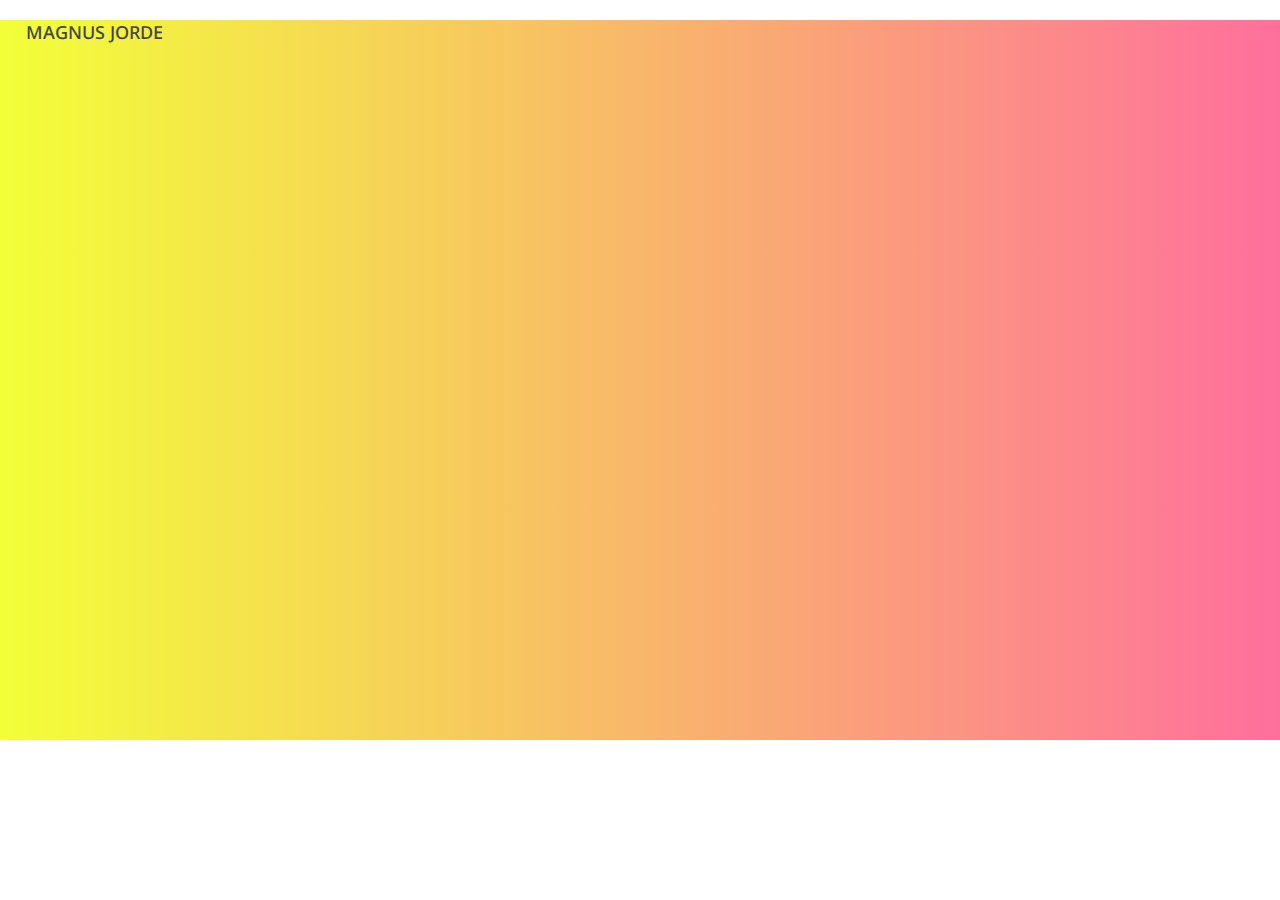
<file: index.html>
<!DOCTYPE html>
<html lang="en">

<head>
    <meta charset="UTF-8">
    <meta http-equiv="X-UA-Compatible" content="IE=edge">
    <meta name="viewport" content="width=device-width, initial-scale=1.0">
    <title>Portfolio 🚀 Magnus Jorde - the front page</title>

    <link rel="shortcut icon" href="assets/index__favicon__circle-dot.svg" type="image/x-icon">

    <!-- CSS -->
    <link rel="stylesheet" href="css/global-style.css">
    <link rel="stylesheet" href="css/fonts.css">
    <link rel="stylesheet" href="css/keyframes.css">
    <link rel="stylesheet" href="css/index-style.css">

    <!-- Fonts -->
    <link rel="preconnect" href="https://fonts.googleapis.com">
    <link rel="preconnect" href="https://fonts.gstatic.com" crossorigin>
    <link
        href="https://fonts.googleapis.com/css2?family=Noto+Sans:ital,wght@0,100;0,200;0,300;0,400;0,500;0,600;0,700;0,800;0,900;1,100;1,200;1,300;1,400;1,500;1,600;1,700;1,800;1,900&display=swap"
        rel="stylesheet">

    <link rel="preconnect" href="https://fonts.googleapis.com">
    <link rel="preconnect" href="https://fonts.gstatic.com" crossorigin>
    <link
        href="https://fonts.googleapis.com/css2?family=Josefin+Sans:ital,wght@0,100;0,200;0,300;0,400;0,500;0,600;0,700;1,100;1,200;1,300;1,400;1,500;1,600;1,700&family=Noto+Sans:ital,wght@0,100;0,200;0,300;0,400;0,500;0,600;0,700;0,800;0,900;1,100;1,200;1,300;1,400;1,500;1,600;1,700;1,800;1,900&display=swap"
        rel="stylesheet">


    <!-- Open Graph -->
    <!-- <meta property="og:url" content="https://www.magnusjorde.xyz/index.html"> -->
    <meta property="og:type" content="website">
    <meta property="og:description" content="Online UX Portfolio">
    <meta property="og:site_name" content="Magnus Jorde | An online portfolio with some of my UX projects">
    <!-- <meta property="og:image" content=""> -->
    <meta property="og:image:type" content="image/jpeg">
    <meta property="og:image:width" content="400">
    <meta property="og:image:height" content="800">


    <!-- Hotjar  -->
    <!-- Hotjar Tracking Code for https://www.magnusjorde.xyz/ -->
    <script>
        (function (h, o, t, j, a, r) {
            h.hj = h.hj || function () {
                (h.hj.q = h.hj.q || []).push(arguments)
            };
            h._hjSettings = {
                hjid: 2937936,
                hjsv: 6
            };
            a = o.getElementsByTagName('head')[0];
            r = o.createElement('script');
            r.async = 1;
            r.src = t + h._hjSettings.hjid + j + h._hjSettings.hjsv;
            a.appendChild(r);
        })(window, document, 'https://static.hotjar.com/c/hotjar-', '.js?sv=');
    </script>


    <!-- Google Analytics -->
    <!-- Global site tag (gtag.js) - Google Analytics -->
    <script async src="https://www.googletagmanager.com/gtag/js?id=G-G78CHMCFGN"></script>
    <script>
        window.dataLayer = window.dataLayer || [];

        function gtag() {
            dataLayer.push(arguments);
        }
        gtag('js', new Date());

        gtag('config', 'G-G78CHMCFGN');
    </script>

</head>

<body>

    <section class="index__above-the-fold" id="hero-artwork" style="background: linear-gradient(to right, #F2FF38, #FF6F9C);

    ">

        <div class="index__nav-wrapper">
            <div class="index__nav-left">
                <h4>
                    MAGNUS JORDE
                </h4>
            </div>
            <!--
            <nav class="index__nav-right">
                <ul>
                    <li>
                        <a href="#work" class="js-scroll">
                            <h4>
                                WORK
                            </h4>
                        </a>
                    </li>
                    <li>
                        <a href="#about" class="js-scroll">
                            <h4>ABOUT</h4>
                        </a>
                    </li>
                    <li>
                        <a href="#about" class="js-scroll">
                            <h4>CONTACT</h4>
                        </a>
                    </li>
                </ul>
            </nav>
        </div>
        -->
<script> /***
        <div class="index__above-the-fold__mobile-view">

            <div class="index__above-the-fold__image-wrapper__mobile">

                <div class="index__above-the-fold__image-wrapper__mobile__photo">
                    <img src="./assets/index__mug.jpg" alt="">
                    <!--(Image alt tag has been intentionally nulled out) -->
                </div>


                <div class="index__above-the-fold__image-wrapper__mobile__background">

                </div>
            </div>

            <div class="index__above-the-fold__text-wrapper">

                <h1>
                    <abbr title="User Experience">UX</abbr> / <abbr title="User Interface">UI</abbr> <span>&</span><br>
                    <!-- Front End <br> -->
                    Project management
                </h1>

                <div class="global__lead">
                    <p>
                        I am an Oslo based <abbr title="User Experience">UX</abbr> designer who recently started working
                        in tech after more than ten years as
                        a
                        project manager in the art world.
                    </p>

                </div>

            </div>

        </div>


        <div class="index__above-the-fold__tablet-view">

            <div class="index__above-the-fold__image-wrapper__tablet">

                <div class="index__above-the-fold__image-wrapper__tablet__photo">
                    <img src="./assets/index__mug.jpg" alt="">
                    <!--(Image alt tag has been intentionally nulled out) -->
                </div>


                <div class="index__above-the-fold__image-wrapper__tablet__background">

                </div>
            </div>

            <div class="index__above-the-fold__text-wrapper">

                <h1>
                    <abbr title="User Experience">UX</abbr> / <abbr title="User Interface">UI</abbr> <span>&</span><br>
                    <!-- Front End <br> -->
                    Project management
                </h1>

                <div class="global__lead">
                    <p>
                        I am an Oslo based <abbr title="User Experience">UX</abbr> designer who recently started working
                        in tech after more than ten years as
                        a
                        project manager in the art world.
                    </p>

                </div>

            </div>

        </div>


        <div class="index__above-the-fold__desktop-view">

            <div class="index__above-the-fold__text-wrapper">

                <h1>
                    <abbr title="User Experience">UX</abbr> / <abbr title="User Interface">UI</abbr> <span>&</span><br>
                    <!-- Front End <br> -->
                    Project management
                </h1>
            </div>


            <div class="index__above-the-fold__text-wrapper__lead global__lead">
                <p>
                    I am an Oslo based <abbr title="User Experience">UX</abbr> designer who recently started working in
                    tech after more than ten years as a
                    project manager in the art world.
                </p>

            </div>


            <div class="index__above-the-fold__image-wrapper__desktop">
                <img src="./assets/index__mug.jpg" alt="">
                <!--(Image alt tag has been intentionally nulled out) -->
            </div>

            <div class="index__above-the-fold__background-image__desktop">

            </div>

        </div> <!-- desktop-view -->

    </section> <!-- above-the-fold -->


    <section class="index__work__charity" id="work">

        <a href="charity.html">
            <div class="index__work__card">

                <div class="index__work__text-wrapper">

                    <h3>
                        Charity project
                    </h3>

                    <div class="index__work__arrow-wrapper">
                        <img src="./assets/global__right-arrow.png" alt="link to subpage">
                    </div>
                </div>


                <div class="index__work__image-wrapper">
                    <img src="./assets/index__charity.png" alt="vials containing vaccines">
                </div>

            </div>
        </a>

    </section> 
 <!-- charity -->


    <section class="index__work__playground">

        <a href="playground.html">
            <div class="index__work__card">


                <div class="index__work__text-wrapper">

                    <h3>
                        Playground finder
                    </h3>

                    <div class="index__work__arrow-wrapper">
                        <img src="./assets/global__right-arrow.png" alt="link to subpage">
                    </div>

                </div>

                <div class="index__work__image-wrapper">
                    <img src="./assets/index__playground-yellow.jpg" alt="a hand holding a phone">
                </div>

            </div>
        </a>

    </section> <!-- playground --> 


    <section class="index__work__electron">

        <a href="electron.html">

            <div class="index__work__card">

                <div class="index__work__text-wrapper">
                    <h3>
                        Electron app
                    </h3>

                    <div class="index__work__arrow-wrapper">
                        <img src="./assets/global__right-arrow.png" alt="link to subpage">
                    </div>
                </div>


                <div class="index__work__image-wrapper">
                    <img src="./assets/index__electron.jpg" alt="a screenshot of an electron app">
                </div>

            </div>
        </a>

    </section> 
<!-- electron -->


    <section class="index__about" id="about">

        <div class="index__about__card" id="contact">

            <div class="index__about__text-wrapper">
                <div class="index__about__paragraph-about">
                    <h2>
                        Bio
                    </h2>

                    <p>
                        With a business degree from King’s College of London I started my career with 5 years in the IT
                        industry. Then followed a degree in Art History, after which I spent over 15 years in the art
                        world working in various project manager roles for museums, galleries and contemporary artists.
                        As a project manager I gained a great appreciation for design methodology, especially its user
                        focus and iterative dynamic. So when the pandemic prompted me to consider another career change,
                        I enrolled at Kristiania University College to take a degree in Interaction Design. This online
                        portfolio is an attempt to document this learning process.
                        <br><br>
                        A year into my degree I started working as a UX designer at
                        Cappelen Damm publishers, becoming a part of the awesome ed tech project <a
                            href="https://medium.com/@designatCDV/atomic-content-how-we-hacked-a-design-concept-to-create-a-flexible-educational-platform-b5ab4ccafbb6"
                            target="_blank">Disko</a>, while continuing to study for my degree in the evenings and on weekends. 
                        Upon graduation I went to <a href="https://24sevenofficeus.com/" target="_blank">24SevenOffice</a>
                       where I worked in an interdiciplinary team on an incredibly intersting project (details to come). Then, after the completion of the designs 
                       for that project, I moved on to my current job at <a href="https://www.norwegian.com/en/">Norwegian Air Shuttle</a> where I have found a unique chance to combine 
                       my design and project management skills in a sort of hybrid role in the Digital Channels team.


                    </p>
                </div>


                <div class="index__about__paragraph-contact">
                    <h2>
                        Contact
                    </h2>

                    <p>
                        I am always keen to talk design and strenghten my network in the design community. The best way
                        to reach me is through LinkedIn:
                        <br>
                        <a href="https://www.linkedin.com/in/magnus-jorde/">
                            www.linkedin.com/in/magnus-jorde/
                        </a>
                    </p>
                </div>

            </div>

            <div class="index__about__image-wrapper">
                <img src="./assets/index__kusama.jpg" alt="art installation with person in the middle">
            </div>



        </div>

    </section>
    ***/
</script>

    <!-- Scripts -->
    <script src="js/scroll.js" type="text/javascript"></script>
    <script src="js/intersectionObserver.js" type="text/javascript"></script>
    <script src="js/indexHeroArtwork.js" type="text/javascript"></script>

</body>

</html>
</file>
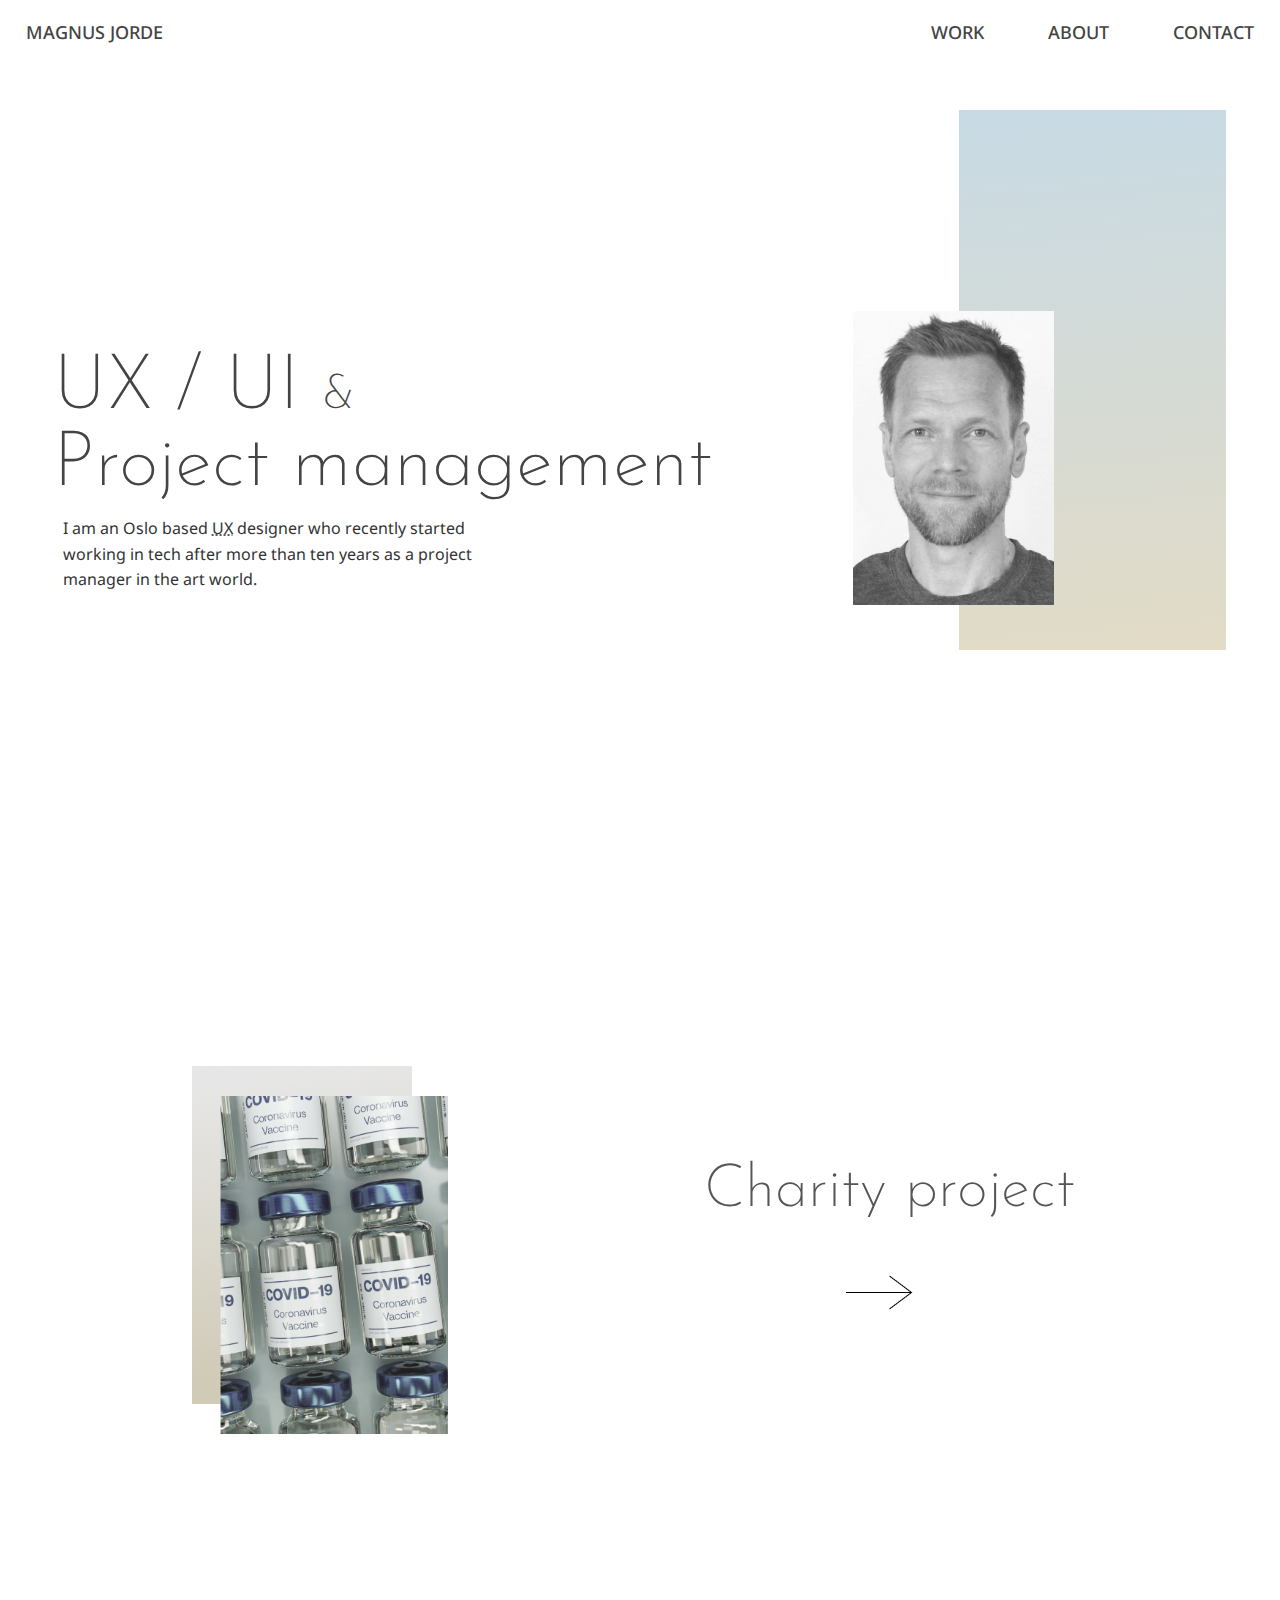
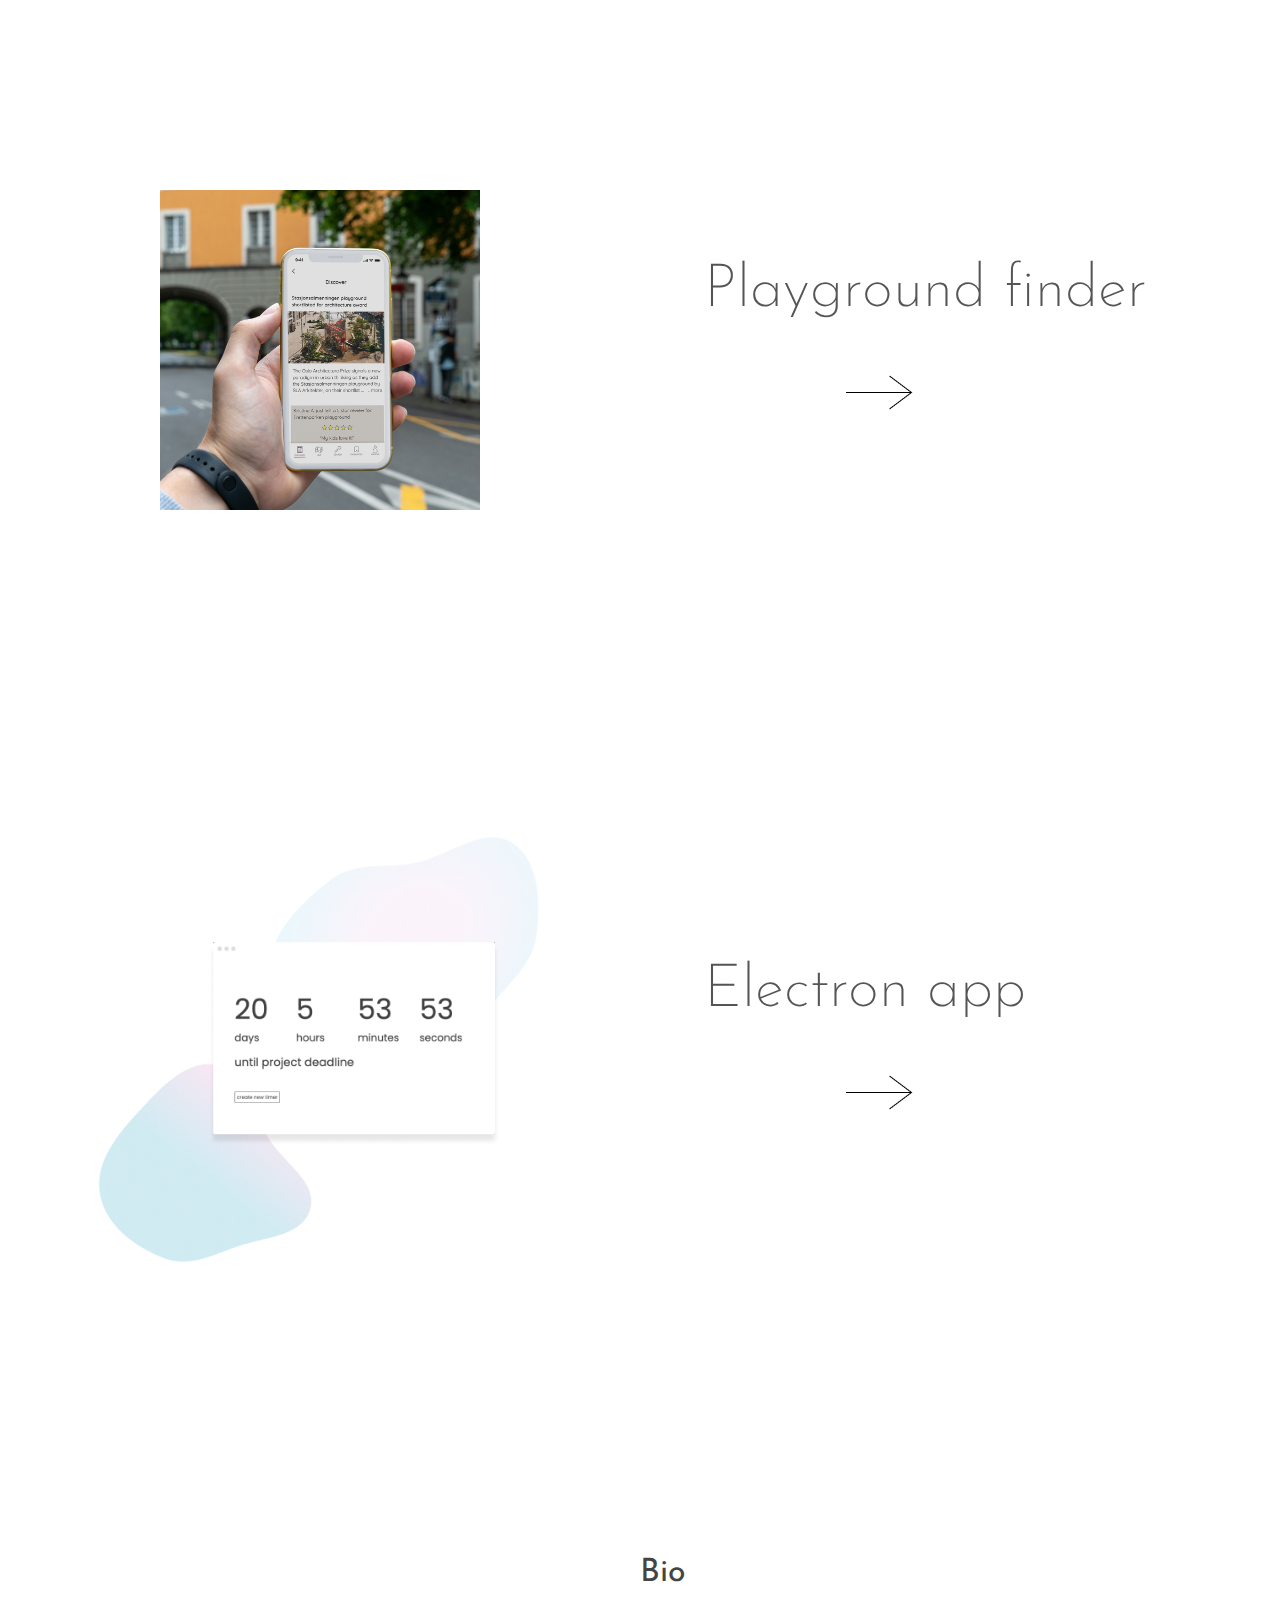
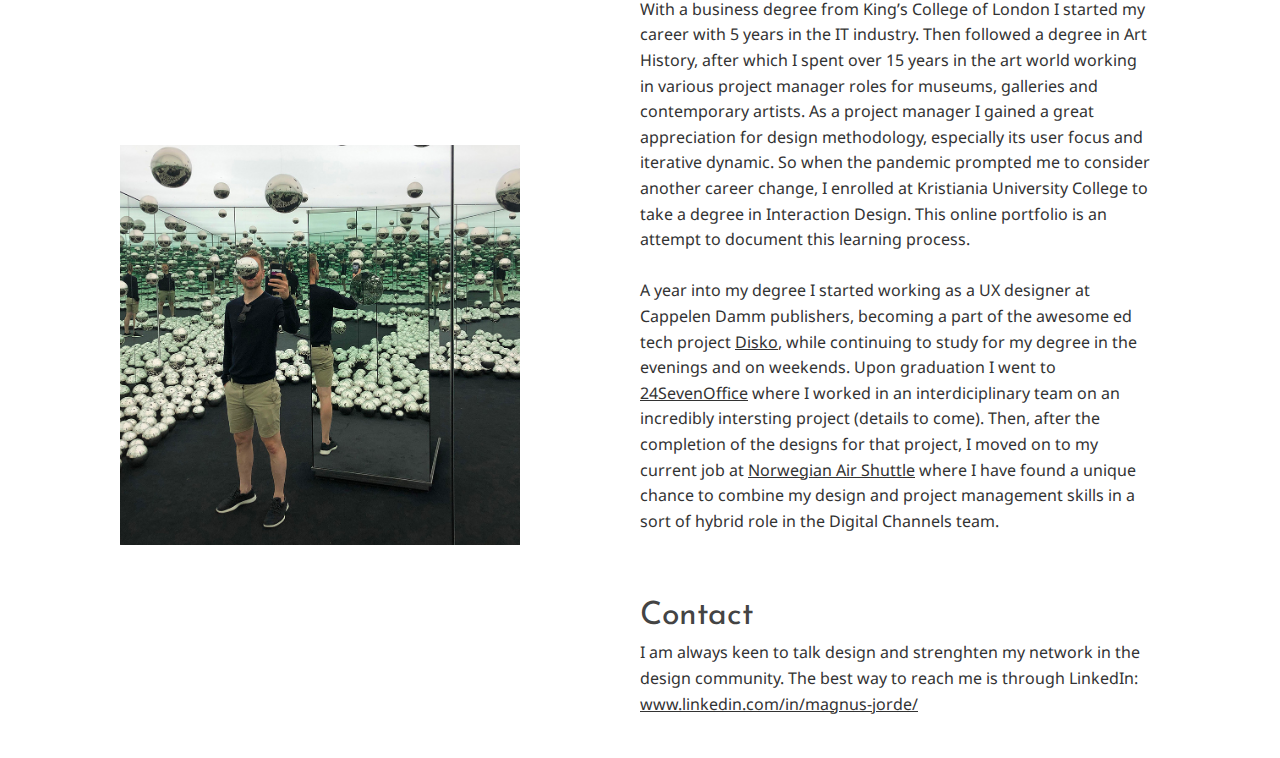
<file: indexB.html>
<!DOCTYPE html>
<html lang="en">

<head>
    <meta charset="UTF-8">
    <meta http-equiv="X-UA-Compatible" content="IE=edge">
    <meta name="viewport" content="width=device-width, initial-scale=1.0">
    <title>Portfolio 🚀 Magnus Jorde - the front page</title>

    <link rel="shortcut icon" href="assets/index__favicon__circle-dot.svg" type="image/x-icon">

    <!-- CSS -->
    <link rel="stylesheet" href="css/global-style.css">
    <link rel="stylesheet" href="css/fonts.css">
    <link rel="stylesheet" href="css/keyframes.css">
    <link rel="stylesheet" href="css/index-style.css">

    <!-- Fonts -->
    <link rel="preconnect" href="https://fonts.googleapis.com">
    <link rel="preconnect" href="https://fonts.gstatic.com" crossorigin>
    <link
        href="https://fonts.googleapis.com/css2?family=Noto+Sans:ital,wght@0,100;0,200;0,300;0,400;0,500;0,600;0,700;0,800;0,900;1,100;1,200;1,300;1,400;1,500;1,600;1,700;1,800;1,900&display=swap"
        rel="stylesheet">

    <link rel="preconnect" href="https://fonts.googleapis.com">
    <link rel="preconnect" href="https://fonts.gstatic.com" crossorigin>
    <link
        href="https://fonts.googleapis.com/css2?family=Josefin+Sans:ital,wght@0,100;0,200;0,300;0,400;0,500;0,600;0,700;1,100;1,200;1,300;1,400;1,500;1,600;1,700&family=Noto+Sans:ital,wght@0,100;0,200;0,300;0,400;0,500;0,600;0,700;0,800;0,900;1,100;1,200;1,300;1,400;1,500;1,600;1,700;1,800;1,900&display=swap"
        rel="stylesheet">


    <!-- Open Graph -->
    <!-- <meta property="og:url" content="https://www.magnusjorde.xyz/index.html"> -->
    <meta property="og:type" content="website">
    <meta property="og:description" content="Online UX Portfolio">
    <meta property="og:site_name" content="Magnus Jorde | An online portfolio with some of my UX projects">
    <!-- <meta property="og:image" content=""> -->
    <meta property="og:image:type" content="image/jpeg">
    <meta property="og:image:width" content="400">
    <meta property="og:image:height" content="800">


    <!-- Hotjar  -->
    <!-- Hotjar Tracking Code for https://www.magnusjorde.xyz/ -->
    <script>
        (function (h, o, t, j, a, r) {
            h.hj = h.hj || function () {
                (h.hj.q = h.hj.q || []).push(arguments)
            };
            h._hjSettings = {
                hjid: 2937936,
                hjsv: 6
            };
            a = o.getElementsByTagName('head')[0];
            r = o.createElement('script');
            r.async = 1;
            r.src = t + h._hjSettings.hjid + j + h._hjSettings.hjsv;
            a.appendChild(r);
        })(window, document, 'https://static.hotjar.com/c/hotjar-', '.js?sv=');
    </script>


    <!-- Google Analytics -->
    <!-- Global site tag (gtag.js) - Google Analytics -->
    <script async src="https://www.googletagmanager.com/gtag/js?id=G-G78CHMCFGN"></script>
    <script>
        window.dataLayer = window.dataLayer || [];

        function gtag() {
            dataLayer.push(arguments);
        }
        gtag('js', new Date());

        gtag('config', 'G-G78CHMCFGN');
    </script>

</head>

<body>

    <section class="index__above-the-fold">

        <div class="index__nav-wrapper">
            <div class="index__nav-left">
                <h4>
                    MAGNUS JORDE
                </h4>
            </div>
            <nav class="index__nav-right">
                <ul>
                    <li>
                        <a href="#work" class="js-scroll">
                            <h4>
                                WORK
                            </h4>
                        </a>
                    </li>
                    <li>
                        <a href="#about" class="js-scroll">
                            <h4>ABOUT</h4>
                        </a>
                    </li>
                    <li>
                        <a href="#about" class="js-scroll">
                            <h4>CONTACT</h4>
                        </a>
                    </li>
                </ul>
            </nav>
        </div>

        <div class="index__above-the-fold__mobile-view">

            <div class="index__above-the-fold__image-wrapper__mobile">

                <div class="index__above-the-fold__image-wrapper__mobile__photo">
                    <img src="./assets/index__mug.jpg" alt="">
                    <!--(Image alt tag has been intentionally nulled out) -->
                </div>


                <div class="index__above-the-fold__image-wrapper__mobile__background">

                </div>
            </div>

            <div class="index__above-the-fold__text-wrapper">

                <h1>
                    <abbr title="User Experience">UX</abbr> / <abbr title="User Interface">UI</abbr> <span>&</span><br>
                    <!-- Front End <br> -->
                    Project management
                </h1>

                <div class="global__lead">
                    <p>
                        I am an Oslo based <abbr title="User Experience">UX</abbr> designer who recently started working
                        in tech after more than ten years as
                        a
                        project manager in the art world.
                    </p>

                </div>

            </div>

        </div>


        <div class="index__above-the-fold__tablet-view">

            <div class="index__above-the-fold__image-wrapper__tablet">

                <div class="index__above-the-fold__image-wrapper__tablet__photo">
                    <img src="./assets/index__mug.jpg" alt="">
                    <!--(Image alt tag has been intentionally nulled out) -->
                </div>


                <div class="index__above-the-fold__image-wrapper__tablet__background">

                </div>
            </div>

            <div class="index__above-the-fold__text-wrapper">

                <h1>
                    <abbr title="User Experience">UX</abbr> / <abbr title="User Interface">UI</abbr> <span>&</span><br>
                    <!-- Front End <br> -->
                    Project management
                </h1>

                <div class="global__lead">
                    <p>
                        I am an Oslo based <abbr title="User Experience">UX</abbr> designer who recently started working
                        in tech after more than ten years as
                        a
                        project manager in the art world.
                    </p>

                </div>

            </div>

        </div>


        <div class="index__above-the-fold__desktop-view">

            <div class="index__above-the-fold__text-wrapper">

                <h1>
                    <abbr title="User Experience">UX</abbr> / <abbr title="User Interface">UI</abbr> <span>&</span><br>
                    <!-- Front End <br> -->
                    Project management
                </h1>
            </div>


            <div class="index__above-the-fold__text-wrapper__lead global__lead">
                <p>
                    I am an Oslo based <abbr title="User Experience">UX</abbr> designer who recently started working in
                    tech after more than ten years as a
                    project manager in the art world.
                </p>

            </div>


            <div class="index__above-the-fold__image-wrapper__desktop">
                <img src="./assets/index__mug.jpg" alt="">
                <!--(Image alt tag has been intentionally nulled out) -->
            </div>

            <div class="index__above-the-fold__background-image__desktop">

            </div>

        </div> <!-- desktop-view -->

    </section> <!-- above-the-fold -->


    <section class="index__work__charity" id="work">

        <a href="charity.html">
            <div class="index__work__card">

                <div class="index__work__text-wrapper">

                    <h3>
                        Charity project
                    </h3>

                    <div class="index__work__arrow-wrapper">
                        <img src="./assets/global__right-arrow.png" alt="link to subpage">
                    </div>
                </div>


                <div class="index__work__image-wrapper">
                    <img src="./assets/index__charity.png" alt="vials containing vaccines">
                </div>

            </div>
        </a>

    </section> <!-- charity -->


    <section class="index__work__playground">

        <a href="playground.html">
            <div class="index__work__card">


                <div class="index__work__text-wrapper">

                    <h3>
                        Playground finder
                    </h3>

                    <div class="index__work__arrow-wrapper">
                        <img src="./assets/global__right-arrow.png" alt="link to subpage">
                    </div>

                </div>

                <div class="index__work__image-wrapper">
                    <img src="./assets/index__playground-yellow.jpg" alt="a hand holding a phone">
                </div>

            </div>
        </a>

    </section> <!-- playground -->


    <section class="index__work__electron">

        <a href="electron.html">

            <div class="index__work__card">

                <div class="index__work__text-wrapper">
                    <h3>
                        Electron app
                    </h3>

                    <div class="index__work__arrow-wrapper">
                        <img src="./assets/global__right-arrow.png" alt="link to subpage">
                    </div>
                </div>


                <div class="index__work__image-wrapper">
                    <img src="./assets/index__electron.jpg" alt="a screenshot of an electron app">
                </div>

            </div>
        </a>

    </section> <!-- electron -->

    <section class="index__about" id="about">

        <div class="index__about__card" id="contact">

            <div class="index__about__text-wrapper">
                <div class="index__about__paragraph-about">
                    <h2>
                        Bio
                    </h2>

                    <p>
                        With a business degree from King’s College of London I started my career with 5 years in the IT
                        industry. Then followed a degree in Art History, after which I spent over 15 years in the art
                        world working in various project manager roles for museums, galleries and contemporary artists.
                        As a project manager I gained a great appreciation for design methodology, especially its user
                        focus and iterative dynamic. So when the pandemic prompted me to consider another career change,
                        I enrolled at Kristiania University College to take a degree in Interaction Design. This online
                        portfolio is an attempt to document this learning process.
                        <br><br>
                        A year into my degree I started working as a UX designer at
                        Cappelen Damm publishers, becoming a part of the awesome ed tech project <a
                            href="https://medium.com/@designatCDV/atomic-content-how-we-hacked-a-design-concept-to-create-a-flexible-educational-platform-b5ab4ccafbb6"
                            target="_blank">Disko</a>, while continuing to study for my degree in the evenings and on weekends. 
                        Upon graduation I went to <a href="https://24sevenofficeus.com/" target="_blank">24SevenOffice</a>
                       where I worked in an interdiciplinary team on an incredibly intersting project (details to come). Then, after the completion of the designs 
                       for that project, I moved on to my current job at <a href="https://www.norwegian.com/en/">Norwegian Air Shuttle</a> where I have found a unique chance to combine 
                       my design and project management skills in a sort of hybrid role in the Digital Channels team.


                    </p>
                </div>


                <div class="index__about__paragraph-contact">
                    <h2>
                        Contact
                    </h2>

                    <p>
                        I am always keen to talk design and strenghten my network in the design community. The best way
                        to reach me is through LinkedIn:
                        <br>
                        <a href="https://www.linkedin.com/in/magnus-jorde/">
                            www.linkedin.com/in/magnus-jorde/
                        </a>
                    </p>
                </div>

            </div>

            <div class="index__about__image-wrapper">
                <img src="./assets/index__kusama.jpg" alt="art installation with person in the middle">
            </div>



        </div>

    </section>


    <!-- Scripts -->
    <script src="js/scroll.js" type="text/javascript"></script>
    <script src="js/intersectionObserver.js" type="text/javascript"></script>

</body>

</html>
</file>
<file: css/global-style.css>
/* ============== GLOBAL ==============*/
/* ==============   🌍   ==============*/
/* ============== GLOBAL ==============*/

* {
    box-sizing: border-box;
}


:root {
    font-size: 16px;
    --headline: ;
    --body: #333;
    --h1: #444;
    --h2: #444;
    --h3: #555;
    --h4: #444;
    --quote: #000;

    --charity__background-color: linear-gradient(174.68deg, #E7E7E7 4.94%, rgba(207, 201, 181, 0.97) 84.53%);
    --playground__background-color: linear-gradient(159.4deg, #F9DF86 13.66%, #FFD335 88.35%);
    --index__background-color: linear-gradient(175.15deg, #C8DAE4 2.29%, rgba(224, 218, 198, 0.97) 95.7%);

    --margin-left-phone: 6vw;
    --margin-right-phone: 6vw;

    --margin-left-tablet: 6vw;
    --margin-right-tablet: 6vw;

    --max-width-paragraph: 560px;
}

body {
    max-width: 1400px;
    margin-left: auto;
    margin-right: auto;
    padding: 0;
}


a {
    text-decoration: none;
    color: var(--body);
    margin: 0;
    padding: 0;
    border: 0;
}




ul {
    padding: 0 0 0 10px;
    margin-top: -12px;
    /* list-style: none; */
    color: var(--body);
}

li {
    margin-bottom: 4px;
    padding: 0;
    border: 0;
    list-style: none;
    color: var(--body);
}

h1 abbr[title],
li abbr[title] {
    text-decoration: none !important;
    border-bottom: none !important;
    cursor: help;
  }

abbr[title] {
    cursor: help;
  }

  
/* ==============   🌍   =============*/
/* ============ BACK ARROW ==========*/



/*--- 📱 ---*/
@media screen and (max-width: 599px) {

    .global__above-the-fold__back-to-first {
        /* background-color: aquamarine; */
        position: absolute;
    }

    .global__above-the-fold__back-to-first img {
        padding-left: 10px;
        margin-top: 20px;
        height: 40px;
        width: auto;
    }
}


/*--- 📜 ---*/
@media only screen and (min-width: 600px) and (max-width: 999px) {}



/*--- 💻 ---*/
@media only screen and (min-width: 1099px) {

    .global__above-the-fold__back-to-first {
        position: absolute;
    }

    .global__above-the-fold__back-to-first img {
        padding: 20px;
    }
}






/* ========== */

/*--- 📱 ---*/
@media screen and (max-width: 699px) {}


/*--- 📜 ---*/
@media only screen and (min-width: 700px) and (max-width: 1099px) {}


/*--- 💻 ---*/
@media only screen and (min-width: 1100px) {}
</file>
<file: css/fonts.css>
/* FONT FACE */


/* FONTS */


html {
    font-family: 'Josefin Sans', sans-serif;
    font-family: 'Noto Sans', sans-serif;
    }
    
    
    p {
        color: var(--body);
        line-height: 1.6;
    }
    
    /* Size of H1 differs from page to page */
    
    h1 {
        font-family: 'Josefin Sans', sans-serif;
        color: var(--h1);
        margin: 0;
        padding: 0;
        border: 0;
    }
    
    
    h2 {
        font-family: 'Josefin Sans', sans-serif;
        color: var(--h2);
        font-weight: 400;
        font-size: 32px;
        margin: 0;
        padding: 0;
        border: 0;
    }
    
    
    h3 {
        font-family: 'Josefin Sans', sans-serif;
        color: var(--h3);
        font-weight: 500;
        font-size: 28px;
        margin: 0;
        padding-bottom: 24px;
        border: 0;
    }
    
    
    
    h4 {
        font-family: 'Josefin Sans', sans-serif;
        color: var(--h4);
        font-weight: 400;
        font-size: 22px;
        margin: 0;
        padding: 0;
        border: 0;
    }
    
    strong {
        font-weight: 700;
    }
    
    blockquote {
        font-family: 'Josefin Sans', sans-serif;
        color: var(--quote);
        font-weight: 100;
        font-size: 34px;
        line-height: 40px;
        max-width: 520px;
    }
    
    .global__lead {
        font-family: 'Noto Sans', sans-serif;
        font-size: 24;
        line-height: 28px;
    }
    
    .index__nav-wrapper h4 {
        /* background-color: yellow; */
            font-family: 'Noto Sans', sans-serif;
            font-size: 18px;
            font-weight: 500;
        }
    
    .index__about a {
        text-decoration: underline;
    }
    
    
    
    /*--- 📱 ---*/
    @media screen and (max-width: 699px) {
    
        h2 {
            font-weight: 400;
            font-size: 28px;
        }
    
        blockquote {
            font-weight: 200;
            font-size: 26px;
            line-height: 30px;
            /* max-width: 560px; */
        }
    }
</file>
<file: css/keyframes.css>
/* BLOCKQUOTES */

.animation-quote{
    opacity: 0;
}


@keyframes animation-quote{
    from {
        /* transform: translateY(-3vw); */
        opacity: 0.2;
    }

    to  {
        /* transform: translateY(0); */
        opacity: 1;
    }
}
</file>
<file: css/index-style.css>
/* =============== INDEX =============*/
/* ==============   🚀    ==============*/





/* ==============  🚀  ==============*/
/* ========= ABOVE THE FOLD  =========*/


/*--- 📱 ---*/
@media screen and (max-width: 699px) {

    .index__above-the-fold {
        height: 100vh;
        /* width: 100%; */
    }

    #hero-artwork {
        z-index: 1; 
    }

    .index__nav-wrapper {
        /* background-color: pink; */
        margin-left: 3px;
        margin-right: var(--margin-right-phone);
        display: flex;
        flex-direction: row;
        height: 10vh;
        /* width: 100%; */
        justify-content: space-between;
    }

    .index__nav-left {
        /* background-color: aquamarine; */
        width: 50%;
        margin-left: 6px;
        justify-content: center;
    }

    .index__nav-right {
        /* background-color: chartreuse; */
        width: 50%;
        display: flex;
        justify-content: flex-end;
        /* margin-rght: 10px; */
    }

    .index__nav-right ul {
        display: flex;
        flex-direction: column;
        list-style-type: none;
        padding: 0;
        margin: 0;
    }

    .index__nav-right ul li {
        /* background-color: yellow; */
        display: flex;
        justify-content: flex-end;

        margin-bottom: -1px;
    }

    /* 00000000000000000 */

    .index__above-the-fold__desktop-view {
        display: none;
    }

    .index__above-the-fold__tablet-view {
        display: none;
    }

    .index__above-the-fold__mobile-view {
        /* background-color: blanchedalmond; */
        height: 90vh;
    }

    .index__above-the-fold__image-wrapper__mobile {
        /* background-color: lavenderblush; */
        display: grid;
        grid-template-columns: repeat(12, 8.33%);
        grid-template-rows: repeat(4, 1fr);
        height: 40vh;
        margin-top: 30px;
    }

    .index__above-the-fold__image-wrapper__mobile__photo {
        /* background-color: indianred; */
        grid-column: 1 / 13;
        grid-row: 1 / 5;
        z-index: 2;
        display: flex;
        align-items: center;
        justify-content: center;
    }

    .index__above-the-fold__image-wrapper__mobile__photo img {
        width: 40%;
        max-width: 200px;
        height: auto;
        object-fit: contain;
    }

    .index__above-the-fold__image-wrapper__mobile__background {
        /* background-color: aquamarine; */
        background-image: var(--index__background-color);
        border: 4vw solid #fff;
        grid-column: 7 / 13;
        grid-row: 1 / 5;
        z-index: 1;
    }

    .index__above-the-fold__text-wrapper {
        /* background-color: aqua; */
        padding-top: 40px;
        margin-bottom: 9vw;
        height: 30%;
        margin-left: var(--margin-left-phone);
        margin-right: var(--margin-right-phone);
    }

    .index__above-the-fold__text-wrapper h1 {
        /* background-color: lightgreen; */
        font-size: 10.2vw;
        font-weight: 200;
        z-index: 2;
        width: 100%;
        /* text-align: center; */
    }

    .index__above-the-fold__text-wrapper p {
        padding-top: 10px;
    }

}



/*--- 📜 ---*/
@media only screen and (min-width: 700px) and (max-width: 1099px) {

    .index__above-the-fold {
        height: 100vh;
        /* width: 100%; */
        margin-bottom: 200px;
    }

    .index__nav-wrapper {
        /* background-color: pink; */
        display: flex;
        flex-direction: row;
        height: 10vh;
        /* width: 100%; */
        justify-content: space-between;
        margin-top: 3vw;
        margin-left: 3vw;
        margin-right: 3vw;
    }

    .index__nav-left {
        /* background-color: aquamarine; */
        width: 50%;
        margin-left: 6px;
        justify-content: center;
    }

    .index__nav-right {
        /* background-color: chartreuse; */
        width: 50%;
        display: flex;
        justify-content: flex-end;
        /* margin-rght: 10px; */
    }

    .index__nav-right ul {
        display: flex;
        flex-direction: column;
        list-style-type: none;
        padding: 0;
        margin: 0;
    }

    .index__nav-right ul li {
        /* background-color: yellow; */
        display: flex;
        justify-content: flex-end;
        /* margin-top: -6px; */
        /* margin-bottom: -20px; */
    }

    /* 00000000000000000 */

    .index__above-the-fold__mobile-view {
        display: none;
    }


    .index__above-the-fold__desktop-view {
        display: none;
    }



    .index__above-the-fold__tablet-view {
        /* background-color: wheat; */
        height: 90vh;
    }

    .index__above-the-fold__image-wrapper__tablet {
        /* background-color: lavenderblush; */
        display: grid;
        grid-template-columns: repeat(12, 8.33%);
        grid-template-rows: repeat(4, 1fr);
        height: 50vh;
        margin-top: 40px;
    }

    .index__above-the-fold__image-wrapper__tablet__photo {
        /* background-color: indianred; */
        grid-column: 4 / 13;
        grid-row: 1 / 5;
        transform: translateY(5%);
        z-index: 2;
        display: flex;
        align-items: center;
        justify-content: center;
    }

    .index__above-the-fold__image-wrapper__tablet__photo img {
        width: 40%;
        max-width: 220px;
        height: auto;
        object-fit: contain;
    }

    .index__above-the-fold__image-wrapper__tablet__background {
        /* background-color: aquamarine; */
        background-image: var(--index__background-color);
        border: 4vw solid #fff;
        grid-column: 8 / 13;
        grid-row: 1 / 5;
        z-index: 1;
    }

    .index__above-the-fold__text-wrapper {
        /* background-color: aqua; */
        padding-top: 40px;
        margin-bottom: 9vw;
        height: 30%;
        margin-left: var(--margin-left-phone);
        margin-right: var(--margin-right-phone);
    }

    .index__above-the-fold__text-wrapper h1 {
        /* background-color: lightgreen; */
        font-size: 10vw;
        font-weight: 200;
        z-index: 2;
        width: 100%;
        /* text-align: center; */
    }

    .index__above-the-fold__text-wrapper span {
        /* background-color: lightgreen; */
        font-size: 5vw;
    }

    .index__above-the-fold__text-wrapper p {
        padding-top: 20px;
        max-width: 500px;
        padding-left: 4%;
    }

}


/*--- 💻 ---*/
@media only screen and (min-width: 1100px) {

    .index__above-the-fold {
        /* background-color: lightcoral; */
        min-height: 700px;
        height: 80vh;
        max-height: 900px;
        padding-bottom: 120px;
    }

    .index__nav-wrapper {
        display: flex;
        flex-direction: row;
        height: 10vh;
        margin-top: 20px;
    }

    .index__nav-left {
        /* background-color: aquamarine; */
        width: 30%;
        margin-left: 2vw;
        margin-right: 3vw;
        justify-content: center;

    }

    .index__nav-right {
        /* background-color: chartreuse; */
        width: 70%;

    }

    .index__nav-right ul {
        display: flex;
        flex-direction: row;
        justify-content: flex-end;
        list-style-type: none;
        padding: 0;
        margin: 0;
    }

    .index__nav-right ul li {
        margin-left: 3vw;
        margin-right: 2vw;
    }

    /* 00000000000000000 */

    .index__above-the-fold__mobile-view {
        display: none;
    }

    .index__above-the-fold__tablet-view {
        display: none;
    }

    h1 {
        font-size: 90px;
        font-weight: 100;
    }

    h1 span {
        font-size: 60px;
    }

    .index__above-the-fold__desktop-view {
        /* background-color: yellow; */
        height: 100%;
        display: grid;
        grid-template-columns: repeat(12, 8.33%);
        grid-template-rows: repeat(10, 1fr);
    }

    .index__above-the-fold__text-wrapper {
        /* background-color: pink; */
        grid-column: 2 / 9;
        grid-row: 5 / 7;
        transform: translateX(-4.175vw);
        /* transform: translateY(-10%); */
        z-index: 2;
    }

    .index__above-the-fold__text-wrapper__lead {
        grid-column: 2 / 7;
        grid-row: 7 / 10;
        transform: translateX(-4.175vw);
        margin-top: 60px;
        padding: 10px;
    }


    .index__above-the-fold .global__lead {
        /* background-color: aquamarine; */
        max-width: 440px;
    }

    .index__above-the-fold__image-wrapper__desktop {
        grid-column: 9 / 13;
        grid-row: 4 / 11;
        z-index: 2;
        transform: translateY(5%);
    }


    .index__above-the-fold__image-wrapper__desktop img {
        height: 70%;
        width: auto;
        z-index: 2;
        /* filter: drop-shadow(0px 8px 6px rgba(0, 0, 0, 0.25)); */
    }

    .index__above-the-fold__background-image__desktop {
        grid-column: 10 / 13;
        grid-row: 1 / 10;
        margin-right: 4.175vw;
        background-image: var(--index__background-color);
        z-index: 1;
        object-fit: cover;
        background-repeat: none;
    }

    /*--- 💻💻 ---*/
    @media only screen and (min-width: 1100px) and (max-width: 1300px) {

        .index__above-the-fold__text-wrapper h1 {
            /* background-color: lightgreen; */
            font-size: 6vw;
            font-weight: 200;
        }

        .index__above-the-fold__text-wrapper h1 span {
            font-size: 3.6vw;
        }


        .index__above-the-fold__text-wrapper__lead {

            grid-row: 6 / 10;
            margin-top: 80px;
        }

    }

}






/* ==============  🚀  ==============*/
/* ========== WORK CHARITY ==========*/

/*--- 📱 ---*/
@media screen and (max-width: 699px) {


    .index__work__card {
        /* background-color: lightpink; */
        /* height: 60vh; */
        min-height: 400px;
        max-height: 500px;
        margin-top: 60px;
        margin-bottom: 100px;
        display: flex;
        flex-direction: column;
        /* justify-content: center; */
        margin-left: var(--margin-left-phone);
        margin-right: var(--margin-right-phone);
    }

    .index__work__text-wrapper {
        /* background-color: lightgreen; */
        display: flex;
        flex-direction: row;
    }

    .index__work__text-wrapper h3 {
        /* background-color: cornsilk; */
        font-size: 9vw;
        font-weight: 300;
        width: 80%;
        height: 100%;
        display: flex;
        padding: 0%;
        align-items: center;
    }

    .index__work__arrow-wrapper {
        /* background-color: pink; */
        width: 20%;
        display: flex;
        /* align-items: center; */
        justify-content: center;
    }

    .index__work__arrow-wrapper img {
        /* background-color: darkkhaki; */
        height: 9vw;
        max-height: 36px;
        width: auto;
    }

    .index__work__image-wrapper {
        /* background-color: yellow; */
        display: flex;
        align-items: center;
        justify-content: center;
        padding-top: 40px;
        padding-bottom: 40px;
    }

    .index__work__charity .index__work__image-wrapper img {
        width: 60%;
        height: auto;
        object-fit: contain;
    }

}


/*--- 📜 ---*/
@media only screen and (min-width: 700px) and (max-width: 1099px) {


    .index__work__card {
        /* background-color: moccasin; */
        /* height: 60vh; */
        min-height: 600px;
        max-height: 800px;
        margin-bottom: 80px;
        display: flex;
        flex-direction: row-reverse;
        justify-content: center;
    }


    .index__work__image-wrapper {
        /* background-color: darksalmon; */
        width: 50%;
        display: flex;
        align-items: center;
        justify-content: center;
    }



    .index__work__text-wrapper {
        /* background-color: lightgoldenrodyellow; */
        width: 50%;
        display: flex;
        align-items: flex-start;
        justify-content: center;
        flex-direction: column;

    }

    .index__work__text-wrapper h3 {
        font-size: 40px;
        font-weight: 200;
        padding-left: 10%;
    }

    .index__work__arrow-wrapper {
        /* background-color: pink; */
        width: 100%;
        display: flex;
        align-items: center;
        justify-content: center;
    }

    .index__work__arrow-wrapper img {
        /* background-color: darkkhaki; */
        padding: 30px;
        padding-right: 30%;
        /* align-self: center; */
    }

    .index__work__charity .index__work__image-wrapper img {
        width: 60%;
    }

}


/*--- 💻 ---*/
@media only screen and (min-width: 1100px) {


    .index__work__charity .index__work__card {
        /* background-color: lightpink; */
        height: 60vh;
        min-height: 700px;
        max-height: 800px;
        margin-top: 160px;
        display: flex;
        flex-direction: row-reverse;
        justify-content: center;
    }

    .index__work__image-wrapper {
        /* background-color: darksalmon; */
        width: 50%;
        display: flex;
        align-items: center;
        justify-content: center;
    }


    .index__work__text-wrapper {
        /* background-color: lightgoldenrodyellow; */
        width: 50%;
        display: flex;
        align-items: flex-start;
        justify-content: center;
        flex-direction: column;

    }

    .index__work__text-wrapper h3 {
        font-size: 60px;
        font-weight: 200;
        padding-left: 10%;
    }

    .index__work__arrow-wrapper {
        /* background-color: pink; */
        width: 100%;
        display: flex;
        align-items: center;
        justify-content: center;
    }

    .index__work__arrow-wrapper img {
        /* background-color: darkkhaki; */
        padding: 30px;
        padding-right: 30%;
        /* align-self: center; */
    }

    .index__work__charity .index__work__image-wrapper img {
        width: 40%;
    }
}




/* ==============  🚀  ==============*/
/* ========= WORK PLAYGROUND ========*/

/*--- 📱 ---*/
@media screen and (max-width: 699px) {

    .index__work__playground .index__work__image-wrapper img {
        width: 90%;
        height: auto;
        object-fit: contain;
    }


}


/*--- 📜 ---*/
@media only screen and (min-width: 700px) and (max-width: 1099px) {}

.index__work__playground .index__work__image-wrapper img {
    width: 70%;
    height: auto;
    object-fit: contain;
}

/*--- 💻 ---*/
@media only screen and (min-width: 1100px) {

    .index__work__playground .index__work__card {
        /* background-color: mintcream; */
        height: 60vh;
        min-height: 700px;
        max-height: 800px;
        /* margin-top: 160px; */
        display: flex;
        flex-direction: row-reverse;
        justify-content: center;
    }

    .index__work__playground .index__work__image-wrapper img {
        width: 50%;
        height: auto;
        max-width: 500px;
    }
}



/* ==============  🚀  ==============*/
/* =========== WORK ELECTRON ========*/

/*--- 📱 ---*/
@media screen and (max-width: 699px) {

    .index__work__electron .index__work__image-wrapper img {
        width: 90%;
        height: auto;
        object-fit: contain;
    }
}


/*--- 📜 ---*/
@media only screen and (min-width: 700px) and (max-width: 1099px) {}

.index__work__electron .index__work__image-wrapper img {
    width: 90%;
    height: auto;
    object-fit: contain;
}


/*--- 💻 ---*/
@media only screen and (min-width: 1100px) {

    .index__work__electron .index__work__card {
        /* background-color: lightyellow; */
        height: 60vh;
        min-height: 700px;
        max-height: 800px;
        /* margin-top: 160px; */
        display: flex;
        flex-direction: row-reverse;
        justify-content: center;
    }

    .index__work__electron .index__work__image-wrapper img {
        width: 70%;
    }
}





/* ==============  🚀  ==============*/
/* ============= ABOUT =============*/

/*--- 📱 ---*/
@media screen and (max-width: 699px) {

    .index__about h2 {
        margin-bottom: -12px;
    }

    .index__about {
        margin-left: var(--margin-left-phone);
        margin-right: var(--margin-right-phone);
    }

    .index__about__paragraph-about {
        margin-bottom: 50px;
    }

    .index__about__image-wrapper {
        display: flex;
        align-items: center;
        justify-content: center;
        padding-top: 40px;
    }


    .index__about__image-wrapper img {
        width: 60%;
        height: auto;
        object-fit: contain;
        margin-bottom: 100px;
    }

}


/*--- 📜 ---*/
@media only screen and (min-width: 700px) and (max-width: 1099px) {

    .index__about h2 {
        margin-bottom: -8px;
    }

    .index__about {
        /* background-color: lightcoral; */
        min-height: 700px;
        height: 90vh;
        max-height: 1000px;
        display: flex;
        align-items: center;
        margin-top: 140px;
    }

    .index__about__card {
        /* background-color: lightblue; */
        width: 100%;
        display: flex;
        flex-direction: column;
        align-items: center;
        justify-content: center;
    }

    .index__about__text-wrapper {
        /* background-color: bisque; */
        /* width: 100%; */
        max-width: 520px;
        /* height: 100%; */
        display: flex;
        flex-direction: column;
        align-items: center;
        justify-content: center;
        /* padding-right: 10%; */
    }

    .index__about__image-wrapper {
        display: flex;
        align-items: center;
        justify-content: center;
        padding-top: 40px;
        padding-bottom: 160px;
    }


    .index__about__image-wrapper img {
        width: 60%;
        max-width: 700px;
        height: auto;
        object-fit: contain;
    }

    .index__about__paragraph-about {
        margin-bottom: 40px;
    }

}


/*--- 💻 ---*/
@media only screen and (min-width: 1100px) {

    .index__about h2 {
        margin-bottom: -8px;
    }

    .index__about {
        /* background-color: lightcoral; */
        min-height: 700px;
        height: 90vh;
        max-height: 1000px;
        display: flex;
        align-items: center;
        margin-top: 140px;
    }

    .index__about__card {
        /* background-color: lightblue; */
        display: flex;
        flex-direction: row-reverse;
        align-items: center;
        justify-content: center;
    }

    .index__about__image-wrapper {
        /* background-color: lightpink; */
        width: 50%;
        /* height: 100%; */
        display: flex;
        align-items: center;
        justify-content: center;
    }

    .index__about__image-wrapper img {
        width: 100%;
        max-width: 400px;
        height: auto;
        max-height: 60vh;
    }

    .index__about__text-wrapper {
        /* background-color: bisque; */
        width: 50%;
        height: 100%;
        display: flex;
        flex-direction: column;
        align-items: center;
        justify-content: center;
        padding-right: 10%;
    }

    .index__about__paragraph-about {
        margin-bottom: 50px;
    }

    .index__about__paragraph-about,
    .index__about__paragraph-contact {
        /* background-color: azure; */
        display: flex;
        flex-direction: column;
        align-items: flex-start;
    }


}
</file>
